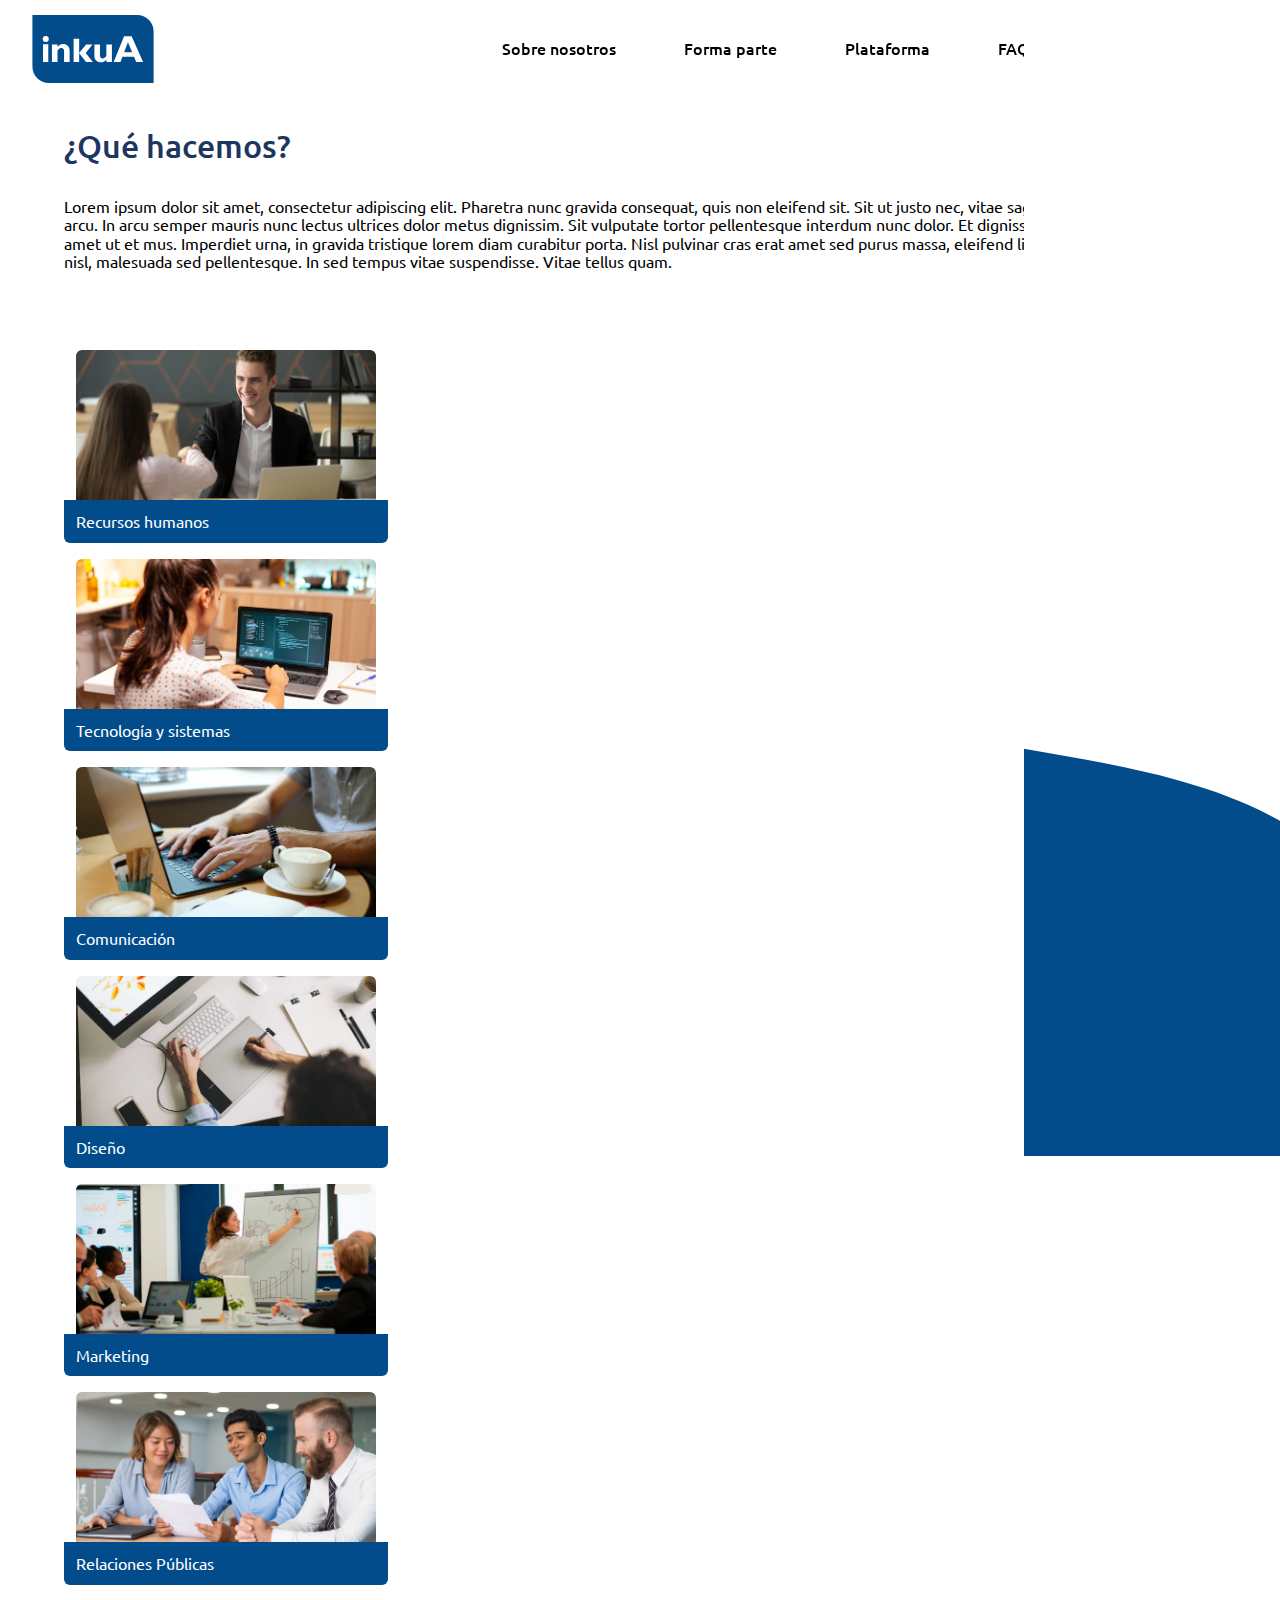
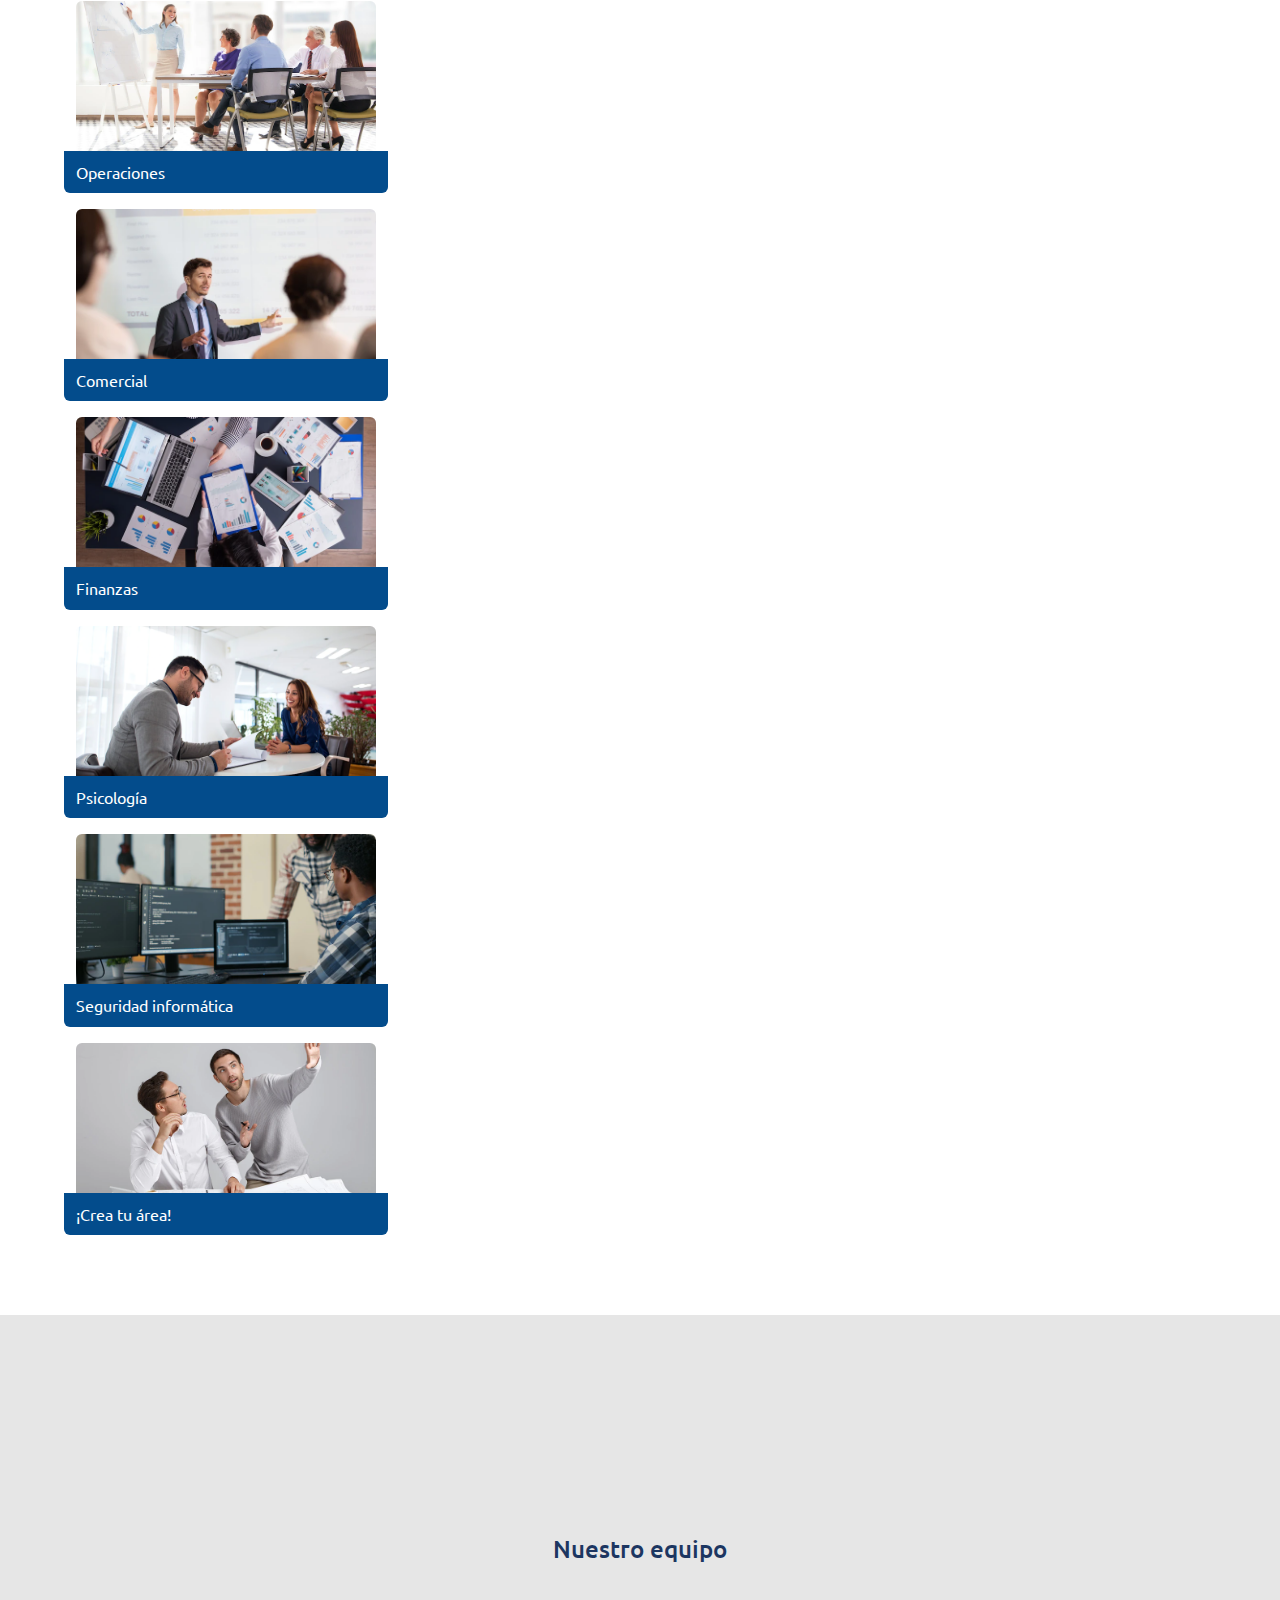
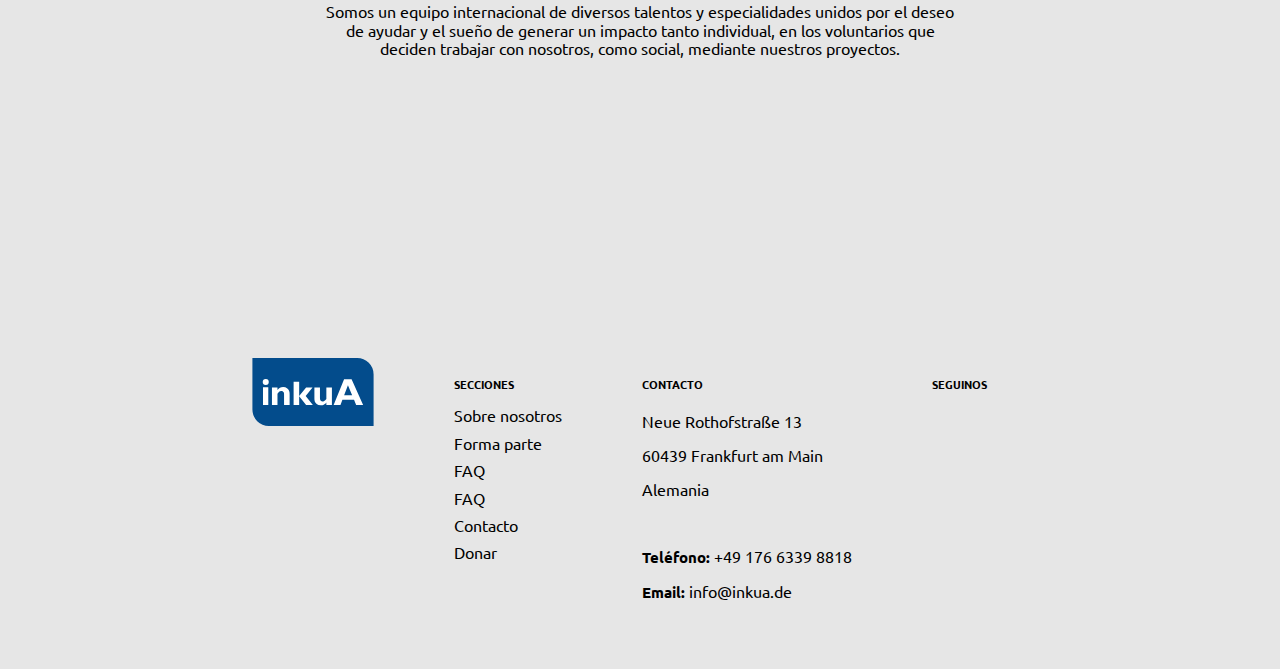
<file: pages/aboutUs.html>
<!DOCTYPE html>
<html lang="en">

<head>
    <meta charset="UTF-8">
    <meta http-equiv="X-UA-Compatible" content="IE=edge">
    <meta name="viewport" content="width=device-width, initial-scale=1.0">
    <link rel="stylesheet" href="../styles/normalize/normalize.css">
    <link href="https://cdn.jsdelivr.net/npm/bootstrap@5.2.0/dist/css/bootstrap.min.css" rel="stylesheet"
        integrity="sha384-gH2yIJqKdNHPEq0n4Mqa/HGKIhSkIHeL5AyhkYV8i59U5AR6csBvApHHNl/vI1Bx" crossorigin="anonymous">
    <link rel="stylesheet" href="https://cdnjs.cloudflare.com/ajax/libs/font-awesome/6.1.2/css/all.min.css"
        integrity="sha512-1sCRPdkRXhBV2PBLUdRb4tMg1w2YPf37qatUFeS7zlBy7jJI8Lf4VHwWfZZfpXtYSLy85pkm9GaYVYMfw5BC1A=="
        crossorigin="anonymous" referrerpolicy="no-referrer" />
    <link rel="stylesheet" href="../styles/styles.css">

    <title>inkuA</title>
</head>

<body>

    <nav class="navBar" id="bigScreen">
        <a href="../index.html" class="logo"></a>
        <div class="navLinksContainer">
            <a href="#" class="navLink">Sobre nosotros</a>
            <a href="./joinUs.html" class="navLink">Forma parte</a>
            <a href="./platform.html" class="navLink">Plataforma</a>
            <a href="./faq.html" class="navLink">FAQ</a>
            <a href="./contact.html" class="navLink">Contacto</a>
            <a href="./donate.html" class="navLink">Donar</a>
        </div>
    </nav>

    <button data-big-hide="true" id="expandNavBar"><i class="fa-solid fa-bars"></i></button>
    <nav data-big-hide="true" class="navBar" data-bg="true" data-hidden="true" id="smallScreen">
        <a href="../index.html" class="logo logoSmall"></a>
        <div class="navLinksContainerSmall">
            <a href="#" class="navLinkSmall">Sobre nosotros</a>
            <a href="../pages/joinUs.html" class="navLinkSmall">Forma parte</a>
            <a href="../pages/platform.html" class="navLinkSmall">Plataforma</a>
            <a href="../pages/faq.html" class="navLinkSmall">FAQ</a>
            <a href="../pages/contact.html" class="navLinkSmall">Contacto</a>
            <a href="../pages/donate.html" class="navLinkSmall">Donar</a>
        </div>
    </nav>

    <main class="mainAboutUs">
        <div class="aboutUsIntro text-center">
            <h1>¿Qué hacemos?</h1>
            <p>Lorem ipsum dolor sit amet, consectetur adipiscing elit. Pharetra nunc gravida consequat, quis non
                eleifend sit. Sit ut justo nec, vitae sagittis facilisis diam feugiat arcu. In arcu semper mauris nunc
                lectus ultrices dolor metus dignissim. Sit vulputate tortor pellentesque interdum nunc dolor. Et
                dignissim aliquam venenatis odio amet ut et mus. Imperdiet urna, in gravida tristique lorem diam
                curabitur porta.
                Nisl pulvinar cras erat amet sed purus massa, eleifend libero. Cursus ut sagittis, nisl, malesuada sed
                pellentesque. In sed tempus vitae suspendisse. Vitae tellus quam.
            </p>
        </div>
        <div class="cardsContainerAboutUs row row-cols-md-3 justify-content-center align-items-center">
            <div class="cardAboutUs">
                <img src="../resources/aboutUs/hr.png" alt="">
                <figcaption>Recursos humanos</figcaption>
            </div>
            <div class="cardAboutUs">
                <img src="../resources/aboutUs/techAndSys.png" alt="">
                <figcaption>Tecnología y sistemas</figcaption>
            </div>
            <div class="cardAboutUs">
                <img src="../resources/aboutUs/comun.png" alt="">
                <figcaption>Comunicación</figcaption>
            </div>
            <div class="cardAboutUs">
                <img src="../resources/aboutUs/design.png" alt="">
                <figcaption>Diseño</figcaption>
            </div>
            <div class="cardAboutUs">
                <img src="../resources/aboutUs/marketing.png" alt="">
                <figcaption>Marketing</figcaption>
            </div>
            <div class="cardAboutUs">
                <img src="../resources/aboutUs/publicRelat.png" alt="">
                <figcaption>Relaciones Públicas</figcaption>
            </div>
            <div class="cardAboutUs">
                <img src="../resources/aboutUs/ops.png" alt="">
                <figcaption>Operaciones</figcaption>
            </div>
            <div class="cardAboutUs">
                <img src="../resources/aboutUs/commercial.png" alt="">
                <figcaption>Comercial</figcaption>
            </div>
            <div class="cardAboutUs">
                <img src="../resources/aboutUs/finance.png" alt="">
                <figcaption>Finanzas</figcaption>
            </div>
            <div class="cardAboutUs">
                <img src="../resources/aboutUs/psycho.png" alt="">
                <figcaption>Psicología</figcaption>
            </div>
            <div class="cardAboutUs">
                <img src="../resources/aboutUs/ITsec.png" alt="">
                <figcaption>Seguridad informática</figcaption>
            </div>
            <div class="cardAboutUs">
                <img src="../resources/aboutUs/new.png" alt="">
                <figcaption>¡Crea tu área!</figcaption>
            </div>
        </div>
        <div class="ourTeam">
            <h2>Nuestro equipo</h2>
            <p>Somos un equipo internacional de diversos talentos y especialidades unidos por el deseo de ayudar y el
                sueño de generar un impacto tanto individual, en los voluntarios que deciden trabajar con nosotros, como
                social, mediante nuestros proyectos.</p>
        </div>
        <button id="goToTop" class="rounded-circle"><i class="fa-solid fa-angle-up"></i></button>
    </main>

    <footer>
        <a href="../index.html" class="logo"></a>
        <div class="footerPages">
            <h6>SECCIONES</h6>
            <ul>
                <li><a href="#"><i class="fa-solid fa-angle-right"></i> Sobre nosotros</a></li>
                <li><a href="./joinUs.html"><i class="fa-solid fa-angle-right"></i> Forma parte</a></li>
                <li><a href="./platform.html"><i class="fa-solid fa-angle-right"></i> FAQ</a></li>
                <li><a href="./faq.html"><i class="fa-solid fa-angle-right"></i> FAQ</a></li>
                <li><a href="./contact.html"><i class="fa-solid fa-angle-right"></i> Contacto</a></li>
                <li><a href="./donate.html"><i class="fa-solid fa-angle-right"></i> Donar</a></li>
            </ul>
        </div>
        <div class="footerContact">
            <h6>CONTACTO</h6>
            <div class="footerContactText">
                <div>
                    <p>Neue Rothofstraße 13</p>
                    <p>60439 Frankfurt am Main</p>
                    <p>Alemania</p>
                </div>
                <div>
                    <p><span>Teléfono:</span> +49 176 6339 8818</p>
                    <p><span>Email:</span> info@inkua.de</p>
                </div>
            </div>
        </div>
        <div class="footerLinks">
            <h6>SEGUINOS</h6>
            <div class="footerIcons">
                <div class="footerIconsLinks">
                    <a target="_blank" href="https://www.linkedin.com/company/inkua/"><i class="fa-brands fa-linkedin"></i></a>
                    <a target="_blank" href="https://instagram.com/inkua_de/"><i class="fa-brands fa-instagram"></i></a>
                    <a target="_blank" href="https://web.facebook.com/InkuA.de/"><i class="fa-brands fa-square-facebook"></i></a>
                    <a target="_blank" href="https://twitter.com/inkuA_de"><i class="fa-brands fa-twitter"></i></a>
                </div>
                <div class="footerIconsLinks">
                    <a target="_blank" href="https://www.tiktok.com/@inkua.de"><i class="fa-brands fa-tiktok"></i></a>
                    <a target="_blank" href="https://www.youtube.com/channel/UCdmjbxnQgUrc11ErPBxqa5A"><i class="fa-brands fa-youtube"></i></a>
                    <a target="_blank" href="https://discord.gg/Ce7P2DG"><i class="fa-brands fa-discord"></i></a>
                    <a target="_blank" href="https://github.com/inkua"><i class="fa-brands fa-github"></i></a>
                </div>
            </div>
        </div>
    </footer>

    <script src="https://cdn.jsdelivr.net/npm/bootstrap@5.2.0/dist/js/bootstrap.bundle.min.js"
        integrity="sha384-A3rJD856KowSb7dwlZdYEkO39Gagi7vIsF0jrRAoQmDKKtQBHUuLZ9AsSv4jD4Xa" crossorigin="anonymous">
    </script>
    <script src="https://code.jquery.com/jquery-3.6.0.min.js" integrity="sha256-/xUj+3OJU5yExlq6GSYGSHk7tPXikynS7ogEvDej/m4=" crossorigin="anonymous"></script>
    <script src="../scripts/main.js"></script>
</body>

</html>
</file>
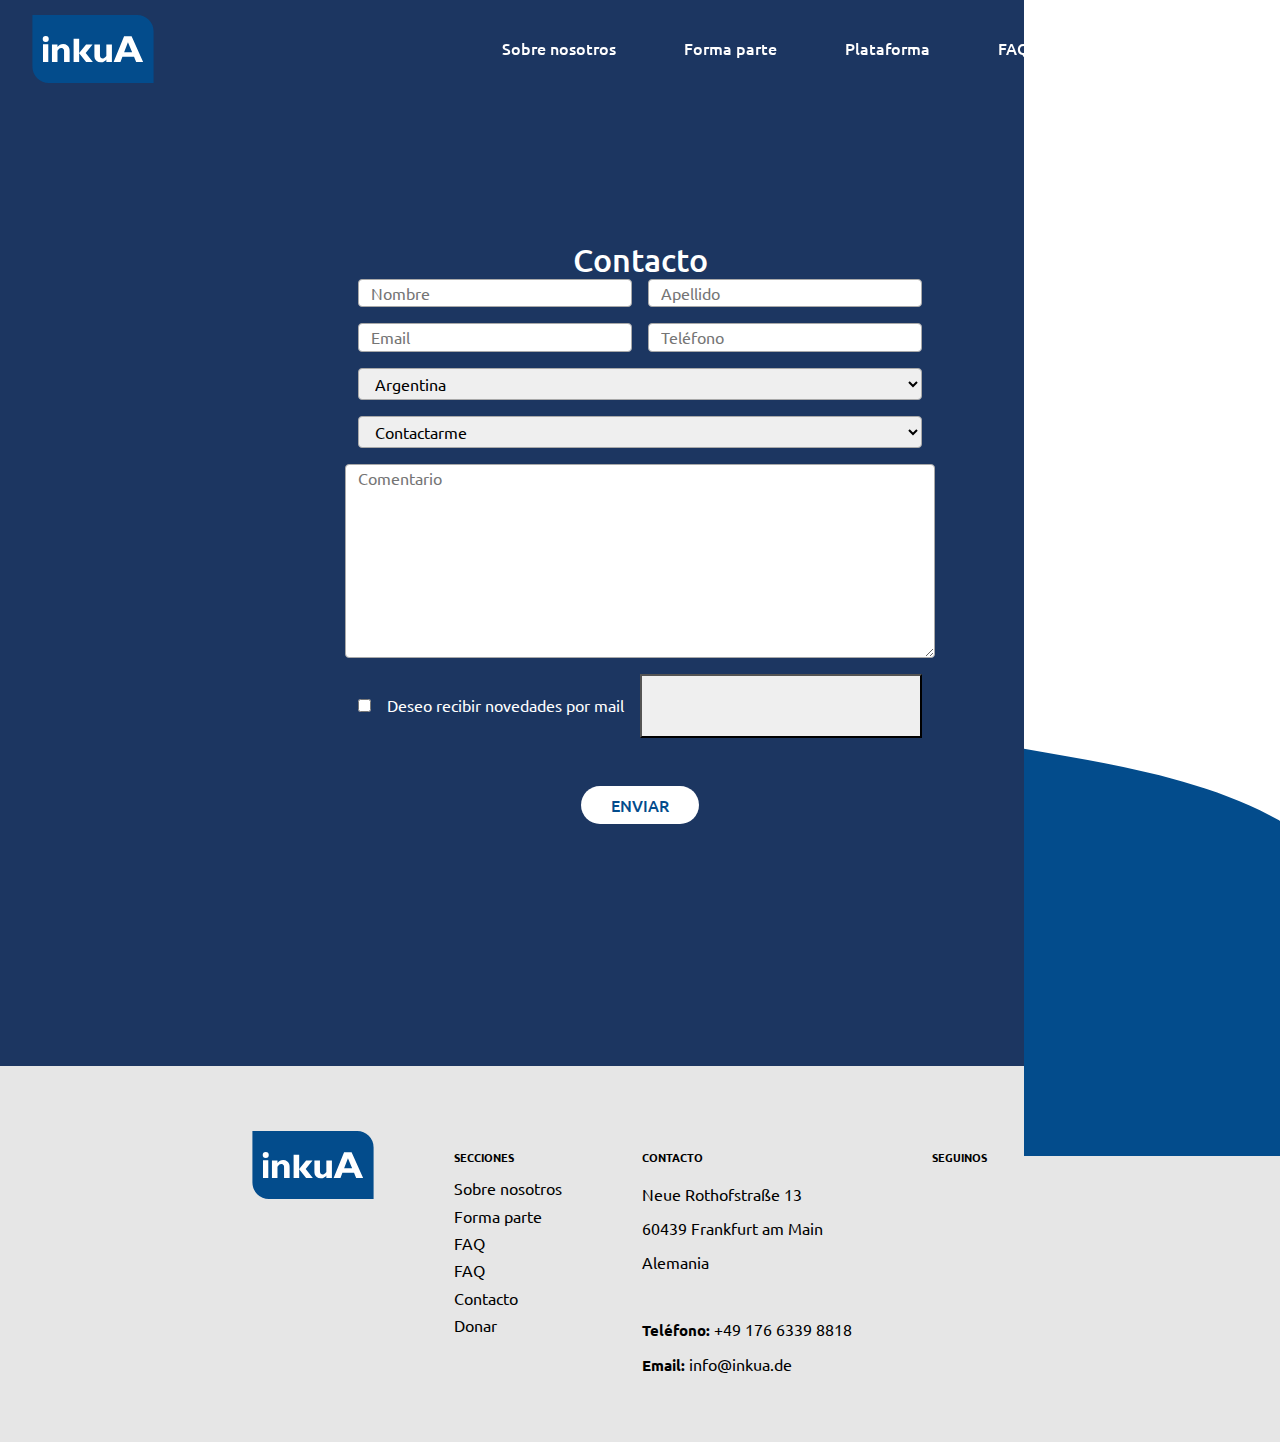
<file: pages/contact.html>
<!DOCTYPE html>
<html lang="en">

<head>
    <meta charset="UTF-8">
    <meta http-equiv="X-UA-Compatible" content="IE=edge">
    <meta name="viewport" content="width=device-width, initial-scale=1.0">
    <link rel="stylesheet" href="../styles/normalize/normalize.css">
    <link href="https://cdn.jsdelivr.net/npm/bootstrap@5.2.0/dist/css/bootstrap.min.css" rel="stylesheet"
        integrity="sha384-gH2yIJqKdNHPEq0n4Mqa/HGKIhSkIHeL5AyhkYV8i59U5AR6csBvApHHNl/vI1Bx" crossorigin="anonymous">
    <link rel="stylesheet" href="https://cdnjs.cloudflare.com/ajax/libs/font-awesome/6.1.2/css/all.min.css"
        integrity="sha512-1sCRPdkRXhBV2PBLUdRb4tMg1w2YPf37qatUFeS7zlBy7jJI8Lf4VHwWfZZfpXtYSLy85pkm9GaYVYMfw5BC1A=="
        crossorigin="anonymous" referrerpolicy="no-referrer" />
    <link rel="stylesheet" href="../styles/styles.css">

    <title>inkuA</title>
</head>

<body>

    <nav class="navBar" id="bigScreen" data-bg="true">
        <a href="../index.html" class="logo"></a>
        <div class="navLinksContainer">
            <a href="./aboutUs.html" class="navLink">Sobre nosotros</a>
            <a href="./joinUs.html" class="navLink">Forma parte</a>
            <a href="./platform.html" class="navLink">Plataforma</a>
            <a href="./faq.html" class="navLink">FAQ</a>
            <a href="#" class="navLink">Contacto</a>
            <a href="./donate.html" class="navLink">Donar</a>
        </div>
    </nav>

    <button data-big-hide="true" id="expandNavBar"><i class="fa-solid fa-bars"></i></button>
    <nav data-big-hide="true" class="navBar" data-bg="true" data-hidden="true" id="smallScreen">
        <a href="../index.html" class="logo logoSmall"></a>
        <div class="navLinksContainerSmall">
            <a href="./aboutUs.html" class="navLinkSmall">Sobre nosotros</a>
            <a href="./joinUs.html" class="navLinkSmall">Forma parte</a>
            <a href="./platform.html" class="navLinkSmall">Plataforma</a>
            <a href="./faq.html" class="navLinkSmall">FAQ</a>
            <a href="#" class="navLinkSmall">Contacto</a>
            <a href="./donate.html" class="navLinkSmall">Donar</a>
        </div>
    </nav>

    <main class="mainContact text-center">
        <h1 class="mb-4">Contacto</h1>
        <form action="">
            <div class="inputSection">
                <input required name="contactName" id="contactName" placeholder="Nombre" type="text">
                <input required name="contactSurname" id="contactSurname" placeholder="Apellido" type="text">
            </div>
            <div class="inputSection">
                <input required name="contactEmail" id="contactEmail" placeholder="Email" type="email">
                <input required name="contactNumber" id="contactNumber" placeholder="Teléfono" type="tel">
            </div>
            <select required name="contactCountry" id="contactCountry">
                <option value="Argentina">Argentina</option>
            </select>
            <select name="contactType" id="contactType">
                <option value="contact">Contactarme</option>
            </select>
            <textarea name="contactMessage" id="contactMessage" placeholder="Comentario" cols="30" rows="10"></textarea>
            <div class="capthaContainer">
                <div class="checkboxContainer">
                    <input required type="checkbox" name="newsletter" id="newsletter">
                    <label for="newsletter">Deseo recibir novedades por mail</label>
                </div>
                <button class="captcha"></button>
            </div>
            <button class="inkuaButtonActive" type="submit">ENVIAR</button>
        </form>
        <button id="goToTop" class="rounded-circle"><i class="fa-solid fa-angle-up"></i></button>

    </main>

    <footer>
        <a href="../index.html" class="logo"></a>
        <div class="footerPages">
            <h6>SECCIONES</h6>
            <ul>
                <li><a href="./aboutUs.html"><i class="fa-solid fa-angle-right"></i> Sobre nosotros</a></li>
                <li><a href="./joinUs.html"><i class="fa-solid fa-angle-right"></i> Forma parte</a></li>
                <li><a href="./platform.html"><i class="fa-solid fa-angle-right"></i> FAQ</a></li>
                <li><a href="./faq.html"><i class="fa-solid fa-angle-right"></i> FAQ</a></li>
                <li><a href="#"><i class="fa-solid fa-angle-right"></i> Contacto</a></li>
                <li><a href="./donate.html"><i class="fa-solid fa-angle-right"></i> Donar</a></li>
            </ul>
        </div>
        <div class="footerContact">
            <h6>CONTACTO</h6>
            <div class="footerContactText">
                <div>
                    <p>Neue Rothofstraße 13</p>
                    <p>60439 Frankfurt am Main</p>
                    <p>Alemania</p>
                </div>
                <div>
                    <p><span>Teléfono:</span> +49 176 6339 8818</p>
                    <p><span>Email:</span> info@inkua.de</p>
                </div>
            </div>
        </div>
        <div class="footerLinks">
            <h6>SEGUINOS</h6>
            <div class="footerIcons">
                <div class="footerIconsLinks">
                    <a target="_blank" href="https://www.linkedin.com/company/inkua/"><i class="fa-brands fa-linkedin"></i></a>
                    <a target="_blank" href="https://instagram.com/inkua_de/"><i class="fa-brands fa-instagram"></i></a>
                    <a target="_blank" href="https://web.facebook.com/InkuA.de/"><i class="fa-brands fa-square-facebook"></i></a>
                    <a target="_blank" href="https://twitter.com/inkuA_de"><i class="fa-brands fa-twitter"></i></a>
                </div>
                <div class="footerIconsLinks">
                    <a target="_blank" href="https://www.tiktok.com/@inkua.de"><i class="fa-brands fa-tiktok"></i></a>
                    <a target="_blank" href="https://www.youtube.com/channel/UCdmjbxnQgUrc11ErPBxqa5A"><i class="fa-brands fa-youtube"></i></a>
                    <a target="_blank" href="https://discord.gg/Ce7P2DG"><i class="fa-brands fa-discord"></i></a>
                    <a target="_blank" href="https://github.com/inkua"><i class="fa-brands fa-github"></i></a>
                </div>
            </div>
        </div>
    </footer>

    <script src="https://cdn.jsdelivr.net/npm/bootstrap@5.2.0/dist/js/bootstrap.bundle.min.js"
        integrity="sha384-A3rJD856KowSb7dwlZdYEkO39Gagi7vIsF0jrRAoQmDKKtQBHUuLZ9AsSv4jD4Xa" crossorigin="anonymous">
    </script>
    <script src="https://code.jquery.com/jquery-3.6.0.min.js" integrity="sha256-/xUj+3OJU5yExlq6GSYGSHk7tPXikynS7ogEvDej/m4=" crossorigin="anonymous"></script>
    <script src="../scripts/main.js"></script>
</body>

</html>
</file>
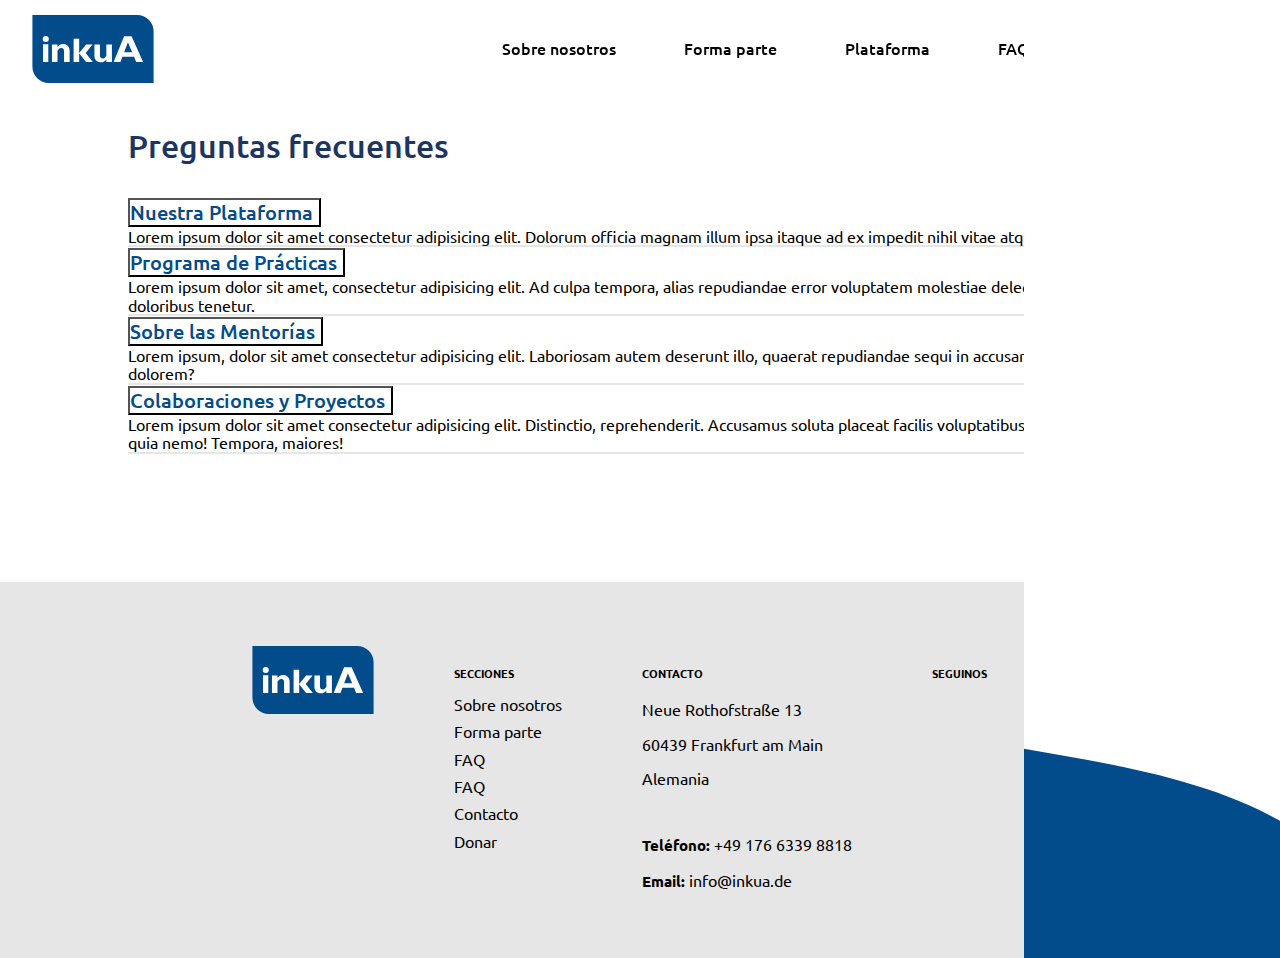
<file: pages/faq.html>
<!DOCTYPE html>
<html lang="en">

<head>
    <meta charset="UTF-8">
    <meta http-equiv="X-UA-Compatible" content="IE=edge">
    <meta name="viewport" content="width=device-width, initial-scale=1.0">
    <link rel="stylesheet" href="../styles/normalize/normalize.css">
    <link href="https://cdn.jsdelivr.net/npm/bootstrap@5.2.0/dist/css/bootstrap.min.css" rel="stylesheet"
        integrity="sha384-gH2yIJqKdNHPEq0n4Mqa/HGKIhSkIHeL5AyhkYV8i59U5AR6csBvApHHNl/vI1Bx" crossorigin="anonymous">
    <link rel="stylesheet" href="https://cdnjs.cloudflare.com/ajax/libs/font-awesome/6.1.2/css/all.min.css"
        integrity="sha512-1sCRPdkRXhBV2PBLUdRb4tMg1w2YPf37qatUFeS7zlBy7jJI8Lf4VHwWfZZfpXtYSLy85pkm9GaYVYMfw5BC1A=="
        crossorigin="anonymous" referrerpolicy="no-referrer" />
    <link rel="stylesheet" href="../styles/styles.css">

    <title>inkuA</title>
</head>

<body>

    <nav class="navBar" id="bigScreen">
        <a href="../index.html" class="logo"></a>
        <div class="navLinksContainer">
            <a href="./aboutUs.html" class="navLink">Sobre nosotros</a>
            <a href="./joinUs.html" class="navLink">Forma parte</a>
            <a href="./platform.html" class="navLink">Plataforma</a>
            <a href="#" class="navLink">FAQ</a>
            <a href="./contact.html" class="navLink">Contacto</a>
            <a href="./donate.html" class="navLink">Donar</a>
        </div>
    </nav>

    <button data-big-hide="true" id="expandNavBar"><i class="fa-solid fa-bars"></i></button>
    <nav data-big-hide="true" class="navBar" data-bg="true" data-hidden="true" id="smallScreen">
        <a href="../index.html" class="logo logoSmall"></a>
        <div class="navLinksContainerSmall">
            <a href="./aboutUs.html" class="navLinkSmall">Sobre nosotros</a>
            <a href="./joinUs.html" class="navLinkSmall">Forma parte</a>
            <a href="./platform.html" class="navLinkSmall">Plataforma</a>
            <a href="#" class="navLinkSmall">FAQ</a>
            <a href="./contact.html" class="navLinkSmall">Contacto</a>
            <a href="./donate.html" class="navLinkSmall">Donar</a>
        </div>
    </nav>

    <main class="mainFaq">
        <h1 class="w-100">Preguntas frecuentes</h1>
        <div class="faqAccordion row row-cols-1 row-cols-md-2">
            <div class="accordionLeft">
                <div class="accordion" id="accordionLeft">
                    <div class="accordion-item">
                        <h2 class="accordion-header" id="headingOne">
                            <button class="accordion-button collapsed" type="button" data-bs-toggle="collapse"
                                data-bs-target="#collapseOne" aria-expanded="true" aria-controls="collapseOne">
                                Nuestra Plataforma
                            </button>
                        </h2>
                        <div id="collapseOne" class="accordion-collapse collapse" aria-labelledby="headingOne"
                            data-bs-parent="#accordionLeft">
                            <div class="accordion-body">
                                Lorem ipsum dolor sit amet consectetur adipisicing elit. Dolorum officia magnam illum
                                ipsa itaque ad ex impedit nihil vitae atque.
                            </div>
                        </div>
                    </div>
                    <div class="accordion-item">
                        <h2 class="accordion-header" id="headingTwo">
                            <button class="accordion-button collapsed" type="button" data-bs-toggle="collapse"
                                data-bs-target="#collapseTwo" aria-expanded="false" aria-controls="collapseTwo">
                                Programa de Prácticas
                            </button>
                        </h2>
                        <div id="collapseTwo" class="accordion-collapse collapse" aria-labelledby="headingTwo"
                            data-bs-parent="#accordionLeft">
                            <div class="accordion-body">
                                Lorem ipsum dolor sit amet, consectetur adipisicing elit. Ad culpa tempora, alias
                                repudiandae error voluptatem molestiae delectus impedit doloribus tenetur.
                            </div>
                        </div>
                    </div>
                </div>
            </div>
            <div class="accordionRight">
                <div class="accordion" id="accordionRight">
                    <div class="accordion-item">
                        <h2 class="accordion-header" id="headingThree">
                            <button class="accordion-button collapsed" type="button" data-bs-toggle="collapse"
                                data-bs-target="#collapseThree" aria-expanded="true" aria-controls="collapseThree">
                                Sobre las Mentorías
                            </button>
                        </h2>
                        <div id="collapseThree" class="accordion-collapse collapse" aria-labelledby="headingThree"
                            data-bs-parent="#accordionRight">
                            <div class="accordion-body">
                                Lorem ipsum, dolor sit amet consectetur adipisicing elit. Laboriosam autem deserunt
                                illo, quaerat repudiandae sequi in accusamus omnis eum dolorem?
                            </div>
                        </div>
                    </div>
                    <div class="accordion-item">
                        <h2 class="accordion-header" id="headingFour">
                            <button class="accordion-button collapsed" type="button" data-bs-toggle="collapse"
                                data-bs-target="#collapseFour" aria-expanded="false" aria-controls="collapseFour">
                                Colaboraciones y Proyectos
                            </button>
                        </h2>
                        <div id="collapseFour" class="accordion-collapse collapse" aria-labelledby="headingFour"
                            data-bs-parent="#accordionRight">
                            <div class="accordion-body">
                                Lorem ipsum dolor sit amet consectetur adipisicing elit. Distinctio, reprehenderit.
                                Accusamus soluta placeat facilis voluptatibus reprehenderit quia nemo! Tempora, maiores!
                            </div>
                        </div>
                    </div>
                </div>
            </div>
        </div>
        <button id="goToTop" class="rounded-circle"><i class="fa-solid fa-angle-up"></i></button>

    </main>

    <footer>
        <a href="../index.html" class="logo"></a>
        <div class="footerPages">
            <h6>SECCIONES</h6>
            <ul>
                <li><a href="./aboutUs.html"><i class="fa-solid fa-angle-right"></i> Sobre nosotros</a></li>
                <li><a href="./joinUs.html"><i class="fa-solid fa-angle-right"></i> Forma parte</a></li>
                <li><a href="./platform.html"><i class="fa-solid fa-angle-right"></i> FAQ</a></li>
                <li><a href="#"><i class="fa-solid fa-angle-right"></i> FAQ</a></li>
                <li><a href="./contact.html"><i class="fa-solid fa-angle-right"></i> Contacto</a></li>
                <li><a href="./donate.html"><i class="fa-solid fa-angle-right"></i> Donar</a></li>
            </ul>
        </div>
        <div class="footerContact">
            <h6>CONTACTO</h6>
            <div class="footerContactText">
                <div>
                    <p>Neue Rothofstraße 13</p>
                    <p>60439 Frankfurt am Main</p>
                    <p>Alemania</p>
                </div>
                <div>
                    <p><span>Teléfono:</span> +49 176 6339 8818</p>
                    <p><span>Email:</span> info@inkua.de</p>
                </div>
            </div>
        </div>
        <div class="footerLinks">
            <h6>SEGUINOS</h6>
            <div class="footerIcons">
                <div class="footerIconsLinks">
                    <a target="_blank" href="https://www.linkedin.com/company/inkua/"><i class="fa-brands fa-linkedin"></i></a>
                    <a target="_blank" href="https://instagram.com/inkua_de/"><i class="fa-brands fa-instagram"></i></a>
                    <a target="_blank" href="https://web.facebook.com/InkuA.de/"><i class="fa-brands fa-square-facebook"></i></a>
                    <a target="_blank" href="https://twitter.com/inkuA_de"><i class="fa-brands fa-twitter"></i></a>
                </div>
                <div class="footerIconsLinks">
                    <a target="_blank" href="https://www.tiktok.com/@inkua.de"><i class="fa-brands fa-tiktok"></i></a>
                    <a target="_blank" href="https://www.youtube.com/channel/UCdmjbxnQgUrc11ErPBxqa5A"><i class="fa-brands fa-youtube"></i></a>
                    <a target="_blank" href="https://discord.gg/Ce7P2DG"><i class="fa-brands fa-discord"></i></a>
                    <a target="_blank" href="https://github.com/inkua"><i class="fa-brands fa-github"></i></a>
                </div>
            </div>
        </div>
    </footer>

    <script src="https://cdn.jsdelivr.net/npm/bootstrap@5.2.0/dist/js/bootstrap.bundle.min.js"
        integrity="sha384-A3rJD856KowSb7dwlZdYEkO39Gagi7vIsF0jrRAoQmDKKtQBHUuLZ9AsSv4jD4Xa" crossorigin="anonymous">
    </script>
    <script src="https://code.jquery.com/jquery-3.6.0.min.js" integrity="sha256-/xUj+3OJU5yExlq6GSYGSHk7tPXikynS7ogEvDej/m4=" crossorigin="anonymous"></script>
    <script src="../scripts/main.js"></script>
</body>

</html>
</file>
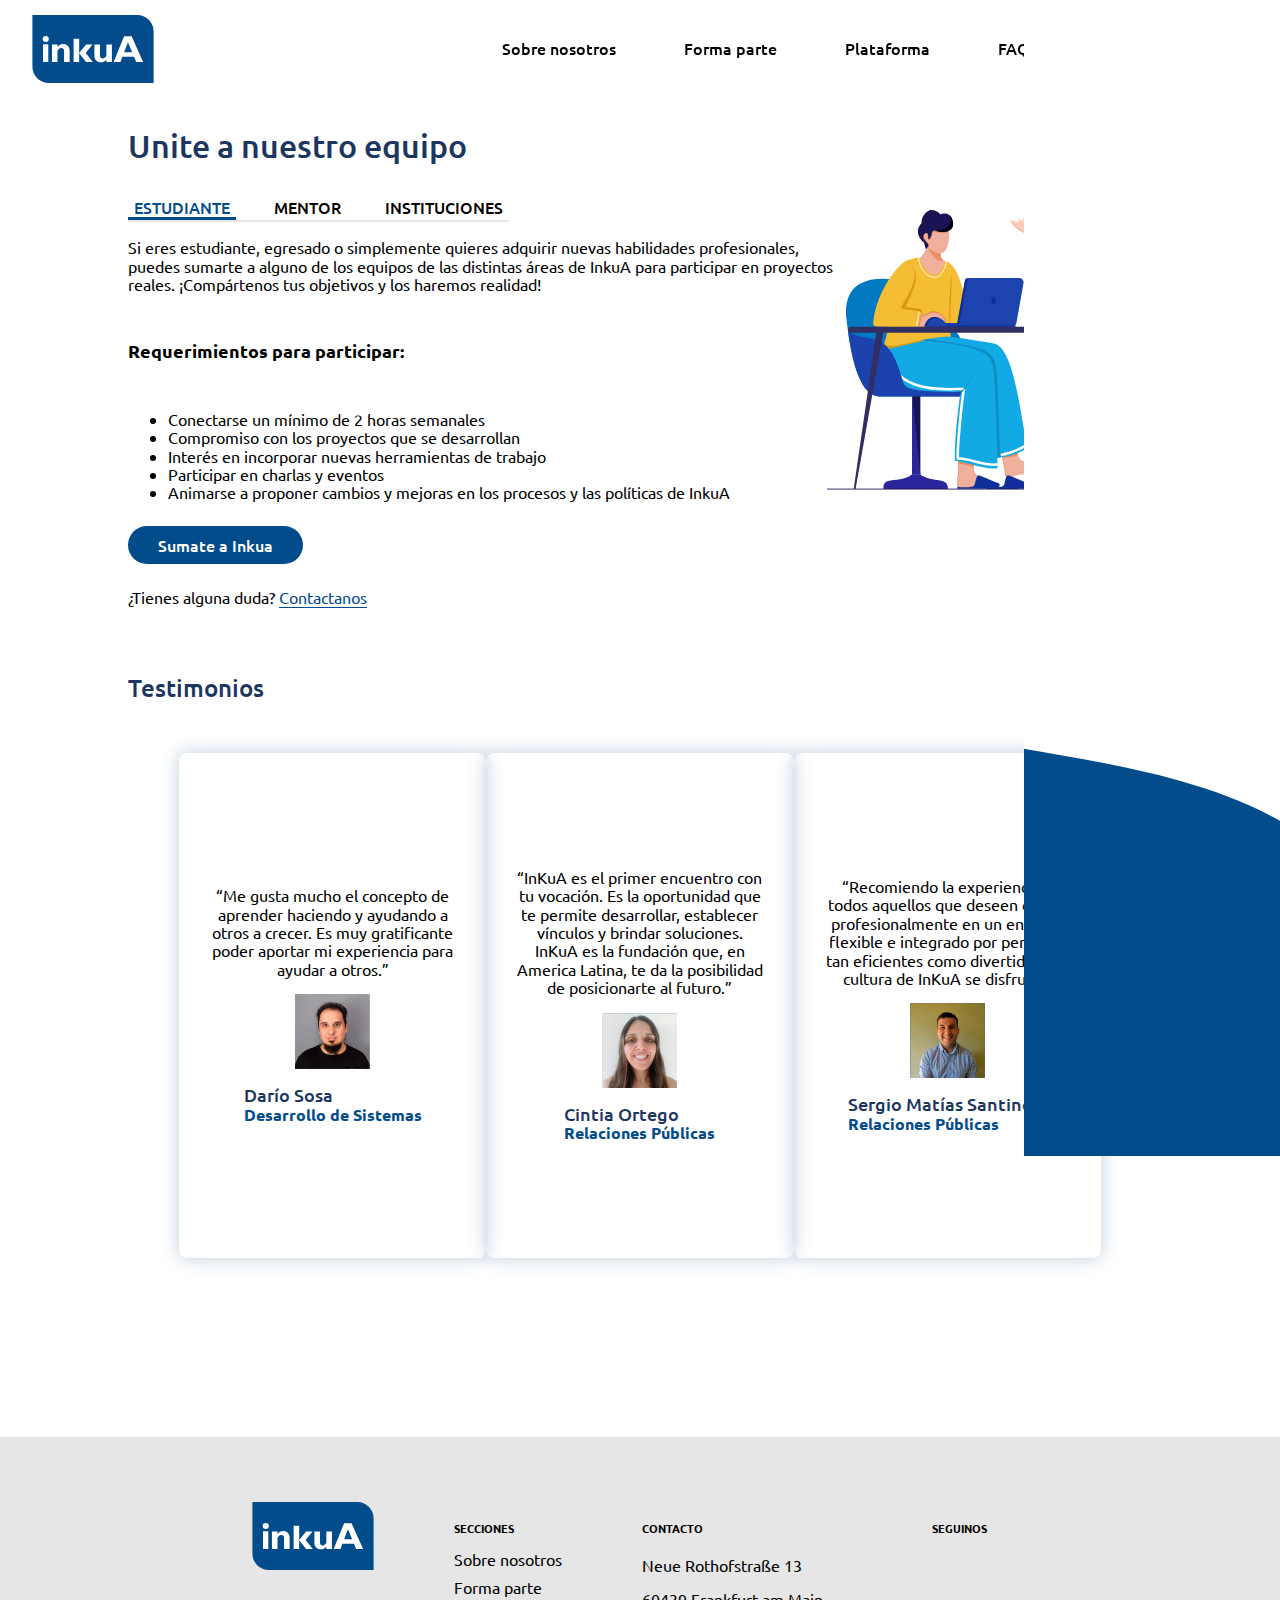
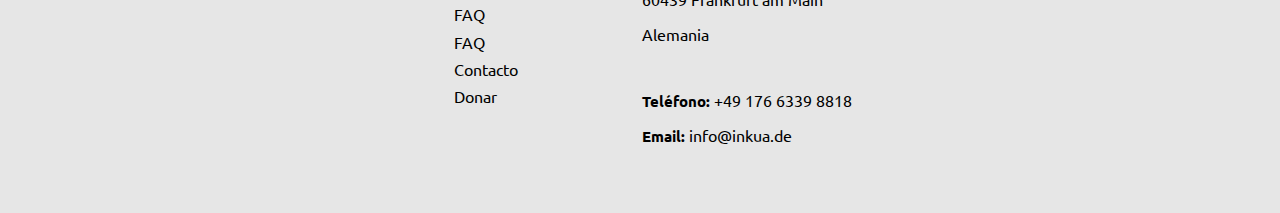
<file: pages/joinUs.html>
<!DOCTYPE html>
<html lang="en">

<head>
    <meta charset="UTF-8">
    <meta http-equiv="X-UA-Compatible" content="IE=edge">
    <meta name="viewport" content="width=device-width, initial-scale=1.0">
    <link rel="stylesheet" href="../styles/normalize/normalize.css">
    <link href="https://cdn.jsdelivr.net/npm/bootstrap@5.2.0/dist/css/bootstrap.min.css" rel="stylesheet"
        integrity="sha384-gH2yIJqKdNHPEq0n4Mqa/HGKIhSkIHeL5AyhkYV8i59U5AR6csBvApHHNl/vI1Bx" crossorigin="anonymous">
    <link rel="stylesheet" href="https://cdnjs.cloudflare.com/ajax/libs/font-awesome/6.1.2/css/all.min.css"
        integrity="sha512-1sCRPdkRXhBV2PBLUdRb4tMg1w2YPf37qatUFeS7zlBy7jJI8Lf4VHwWfZZfpXtYSLy85pkm9GaYVYMfw5BC1A=="
        crossorigin="anonymous" referrerpolicy="no-referrer" />
    <link rel="stylesheet" href="../styles/styles.css">

    <title>inkuA</title>
</head>

<body>

    <nav class="navBar" id="bigScreen">
        <a href="../index.html" class="logo"></a>
        <div class="navLinksContainer">
            <a href="./aboutUs.html" class="navLink">Sobre nosotros</a>
            <a href="#" class="navLink">Forma parte</a>
            <a href="./platform.html" class="navLink">Plataforma</a>
            <a href="./faq.html" class="navLink">FAQ</a>
            <a href="./contact.html" class="navLink">Contacto</a>
            <a href="./donate.html" class="navLink">Donar</a>
        </div>
    </nav>
    
    <button data-big-hide="true" id="expandNavBar"><i class="fa-solid fa-bars"></i></button>
    <nav data-big-hide="true" class="navBar" data-bg="true" data-hidden="true" id="smallScreen">
        <a href="../index.html" class="logo logoSmall"></a>
        <div class="navLinksContainerSmall">
            <a href="./aboutUs.html" class="navLinkSmall">Sobre nosotros</a>
            <a href="#" class="navLinkSmall">Forma parte</a>
            <a href="./platform.html" class="navLinkSmall">Plataforma</a>
            <a href="./faq.html" class="navLinkSmall">FAQ</a>
            <a href="./contact.html" class="navLinkSmall">Contacto</a>
            <a href="./donate.html" class="navLinkSmall">Donar</a>
        </div>
    </nav>

    <main class="mainJoinUs">
        <div class="selectorJoinUs">
            <div class="peopleImg"></div>
            <h1>Unite a nuestro equipo</h1>
            <div class="buttonGroup">
                <button class="sectionButton sectionButtonActive studentButton">ESTUDIANTE</button>
                <button class="sectionButton mentorButton">MENTOR</button>
                <button class="sectionButton institutionButton">INSTITUCIONES</button>
            </div>
            <div class="joinUsCard studentCard">
                <p>Si eres estudiante, egresado o simplemente quieres adquirir nuevas habilidades profesionales, puedes
                    sumarte a alguno de los equipos de las distintas áreas de InkuA para participar en proyectos reales.
                    ¡Compártenos tus objetivos y los haremos realidad!</p>
                <h4>Requerimientos para participar:</h4>
                <ul>
                    <li>Conectarse un mínimo de 2 horas semanales</li>
                    <li>Compromiso con los proyectos que se desarrollan</li>
                    <li>Interés en incorporar nuevas herramientas de trabajo</li>
                    <li>Participar en charlas y eventos</li>
                    <li>Animarse a proponer cambios y mejoras en los procesos y las políticas de InkuA</li>
                </ul>
                <button class="inkuaButtonActive">Sumate a Inkua</button>
                <p>¿Tienes alguna duda? <a href="./contact.html">Contactanos</a></p>
            <!-- </div>
            <div class="joinUsCard mentorCard">
                <p>Si eres estudiante, egresado o simplemente quieres adquirir nuevas habilidades profesionales, puedes
                    sumarte a alguno de los equipos de las distintas áreas de InkuA para participar en proyectos reales.
                    ¡Compártenos tus objetivos y los haremos realidad!</p>
                <h4>Requerimientos para participar:</h4>
                <ul>
                    <li>Conectarse un mínimo de 2 horas semanales</li>
                    <li>Compromiso con los proyectos que se desarrollan</li>
                    <li>Interés en incorporar nuevas herramientas de trabajo</li>
                    <li>Participar en charlas y eventos</li>
                    <li>Animarse a proponer cambios y mejoras en los procesos y las políticas de InkuA</li>
                </ul>
                <button class="inkuaButtonActive">Sumate a Inkua</button>
                <p>¿Tienes alguna duda? <a href="./contact.html">Contactanos</a></p>
            </div>
            <div class="joinUsCard institutionCard">
                <p>Si eres estudiante, egresado o simplemente quieres adquirir nuevas habilidades profesionales, puedes
                    sumarte a alguno de los equipos de las distintas áreas de InkuA para participar en proyectos reales.
                    ¡Compártenos tus objetivos y los haremos realidad!</p>
                <h4>Requerimientos para participar:</h4>
                <ul>
                    <li>Conectarse un mínimo de 2 horas semanales</li>
                    <li>Compromiso con los proyectos que se desarrollan</li>
                    <li>Interés en incorporar nuevas herramientas de trabajo</li>
                    <li>Participar en charlas y eventos</li>
                    <li>Animarse a proponer cambios y mejoras en los procesos y las políticas de InkuA</li>
                </ul>
                <button class="inkuaButtonActive">Sumate a Inkua</button>
                <p>¿Tienes alguna duda? <a href="./contact.html">Contactanos</a></p>
            </div> -->
        </div>
        <div class="testimonialJoinUs text-center">
            <h2>Testimonios</h2>
            <div class="sliderTestimonials">
                <div class="testimonialCards">
                    <p>“Me gusta mucho el concepto de aprender haciendo y ayudando a otros a crecer. Es muy gratificante
                        poder aportar mi experiencia para ayudar a otros.”</p>
                    <img class="rounded-circle" src="../resources/joinUs/profile/1.png" alt="">
                    <div class="text-center">
                        <h2 class="mb-1">Darío Sosa</p>
                            <h4>Desarrollo de Sistemas</p>
                    </div>
                </div>
                <div class="testimonialCards">
                    <p>“InKuA es el primer encuentro con tu vocación. Es la oportunidad que te permite desarrollar,
                        establecer vínculos y brindar soluciones. InKuA es la fundación que, en America Latina, te da la
                        posibilidad de posicionarte al futuro.”</p>
                    <img class="rounded-circle" src="../resources/joinUs/profile/2.png" alt="">
                    <div class="text-center">
                        <h2 class="mb-1">Cintia Ortego</p>
                            <h4>Relaciones Públicas</p>
                    </div>
                </div>
                <div class="testimonialCards">
                    <p>“Recomiendo la experiencia a todos aquellos que deseen crecer profesionalmente en un entorno
                        flexible e integrado por personas tan eficientes como divertidas. ¡La cultura de InKuA se
                        disfruta!”</p>
                    <img class="rounded-circle" src="../resources/joinUs/profile/3.png" alt="">
                    <div class="text-center">
                        <h2 class="mb-1">Sergio Matías Santinelli</p>
                            <h4>Relaciones Públicas</p>
                    </div>
                </div>
            </div>
        </div>
        <button id="goToTop" class="rounded-circle"><i class="fa-solid fa-angle-up"></i></button>

    </main>

    <footer>
        <a href="../index.html" class="logo"></a>
        <div class="footerPages">
            <h6>SECCIONES</h6>
            <ul>
                <li><a href="./aboutUs.html"><i class="fa-solid fa-angle-right"></i> Sobre nosotros</a></li>
                <li><a href="#"><i class="fa-solid fa-angle-right"></i> Forma parte</a></li>
                <li><a href="./platform.html"><i class="fa-solid fa-angle-right"></i> FAQ</a></li>
                <li><a href="./faq.html"><i class="fa-solid fa-angle-right"></i> FAQ</a></li>
                <li><a href="./contact.html"><i class="fa-solid fa-angle-right"></i> Contacto</a></li>
                <li><a href="./donate.html"><i class="fa-solid fa-angle-right"></i> Donar</a></li>
            </ul>
        </div>
        <div class="footerContact">
            <h6>CONTACTO</h6>
            <div class="footerContactText">
                <div>
                    <p>Neue Rothofstraße 13</p>
                    <p>60439 Frankfurt am Main</p>
                    <p>Alemania</p>
                </div>
                <div>
                    <p><span>Teléfono:</span> +49 176 6339 8818</p>
                    <p><span>Email:</span> info@inkua.de</p>
                </div>
            </div>
        </div>
        <div class="footerLinks">
            <h6>SEGUINOS</h6>
            <div class="footerIcons">
                <div class="footerIconsLinks">
                    <a target="_blank" href="https://www.linkedin.com/company/inkua/"><i class="fa-brands fa-linkedin"></i></a>
                    <a target="_blank" href="https://instagram.com/inkua_de/"><i class="fa-brands fa-instagram"></i></a>
                    <a target="_blank" href="https://web.facebook.com/InkuA.de/"><i class="fa-brands fa-square-facebook"></i></a>
                    <a target="_blank" href="https://twitter.com/inkuA_de"><i class="fa-brands fa-twitter"></i></a>
                </div>
                <div class="footerIconsLinks">
                    <a target="_blank" href="https://www.tiktok.com/@inkua.de"><i class="fa-brands fa-tiktok"></i></a>
                    <a target="_blank" href="https://www.youtube.com/channel/UCdmjbxnQgUrc11ErPBxqa5A"><i class="fa-brands fa-youtube"></i></a>
                    <a target="_blank" href="https://discord.gg/Ce7P2DG"><i class="fa-brands fa-discord"></i></a>
                    <a target="_blank" href="https://github.com/inkua"><i class="fa-brands fa-github"></i></a>
                </div>
            </div>
        </div>
    </footer>

    <script src="https://cdn.jsdelivr.net/npm/bootstrap@5.2.0/dist/js/bootstrap.bundle.min.js"
        integrity="sha384-A3rJD856KowSb7dwlZdYEkO39Gagi7vIsF0jrRAoQmDKKtQBHUuLZ9AsSv4jD4Xa" crossorigin="anonymous">
    </script>
    <script src="https://code.jquery.com/jquery-3.6.0.min.js" integrity="sha256-/xUj+3OJU5yExlq6GSYGSHk7tPXikynS7ogEvDej/m4=" crossorigin="anonymous"></script>
    <script src="../scripts/main.js"></script>
</body>

</html>
</file>
<file: styles/styles.css>
@import"https://fonts.googleapis.com/css2?family=Ubuntu:ital,wght@0,300;0,400;0,500;1,300;1,400;1,500&display=swap";html ::selection{background-color:#034c8c;color:#fff}body{font-family:"Ubuntu",sans-serif}a{text-decoration:none;color:#000}h1,h2,h3{margin:0}h1,h2{color:#1c3661 !important}.inkuaButton,.mainIndex .newsletter .newsletterButton,.mainIndex .introContainer .languagesButton,.navBar .navLinksContainer .navLink,.inkuaButtonActive,.mainDonations .donationRight .donationContainer .applePay{width:max-content;height:min-content;text-align:center;padding:10px 30px;transition:ease all .25s;border-radius:50px;font-weight:500;cursor:pointer}.inkuaButton:hover,.mainIndex .newsletter .newsletterButton:hover,.mainIndex .introContainer .languagesButton:hover,.navBar .navLinksContainer .navLink:hover,.inkuaButtonActive:hover,.mainDonations .donationRight .donationContainer .applePay:hover{color:#fff !important;background-color:#034c8c}.inkuaButtonActive,.mainDonations .donationRight .donationContainer .applePay{background-color:#034c8c;color:#fff;border:none !important}#goToTop{position:fixed;bottom:2em;right:2em;display:flex;justify-content:center;align-items:center;padding:1em;height:60px;width:60px;background-color:#1c3661;border:none;transition:ease all .25s;display:none}#goToTop i{font-size:1.5em;color:#fff}#goToTop:hover{background-color:#034c8c}@media only screen and (max-width: 700px){#goToTop{padding:.5em;height:40px;width:40px}}.navBar{position:fixed;top:0;width:100%;display:flex;justify-content:space-between;align-items:center;padding:10px 2em;box-shadow:none;z-index:100;background-color:rgba(0,0,0,0);transition:ease all .25s}.navBar .logo,.navBar .logoSmall{padding:1em;width:90px;height:45px;background-image:url("../resources/navbar/logo.svg");background-position:center;background-repeat:no-repeat;background-size:cover;background-attachment:scroll;background-size:contain}.navBar .navLinksContainer{display:flex;gap:.5em}#expandNavBar{position:fixed;top:1em;right:1em;z-index:200;padding:5px 10px;background-color:#fff;border:none;border-radius:5px;transition:ease all .25s}#expandNavBar i{color:#034c8c}#expandNavBar:hover{background-color:#1c3661}#expandNavBar:hover i{color:#fff}#smallScreen{height:100vh;width:100vw;right:-100vw;background-color:#fff;color:#000 !important;display:flex;flex-direction:column;background-image:url("../resources/navbar/navBg.svg");background-position:center;background-repeat:no-repeat;background-size:cover;background-attachment:scroll;padding:10%}#smallScreen .navLinksContainerSmall{display:flex;flex-direction:column;height:100%;width:100%;justify-content:space-evenly;align-items:center}#smallScreen .navLinksContainerSmall .navLinkSmall{font-weight:500;font-size:larger}.logoSmall{position:fixed;top:1em;left:1em;z-index:100}@media only screen and (max-width: 900px){#bigScreen{display:none}}@media only screen and (min-width: 900px){[data-big-hide],.logoSmall{display:none}}.mainIndex .introContainer{background:linear-gradient(180deg, rgba(28, 54, 97, 0.492) 6.92%, rgba(28, 54, 97, 0) 69.62%),url("../resources/index/indexMainImg.png");background-position:center;background-size:cover;background-repeat:no-repeat;height:100vh;padding:10%}.mainIndex .introContainer .indexIntro{background-color:#fff;width:432px;border-radius:0 25% 0 25%;padding:5%;display:flex;flex-direction:column;justify-content:center;gap:.5em}.mainIndex .introContainer .indexIntro h2{color:#034c8c !important;font-size:37px}.mainIndex .introContainer .languagesButton{display:none;position:absolute;bottom:2em;right:2em;background-color:#fff;color:#000;border:none}.mainIndex .introContainer .languagesButton:hover{background-color:#fff;color:#000 !important}.mainIndex .benefits{position:relative;display:flex;flex-direction:column;justify-content:center;min-height:40vh;height:min-content;padding:5% 0 5% 10%;overflow:hidden}.mainIndex .benefits .curveShapeIn,.mainIndex .benefits .curveShapeOut{position:absolute;top:-95%;right:-8%;border:3px solid #1c3661;width:432px;height:400px;border-radius:0 25% 0 25%}.mainIndex .benefits .curveShapeOut{top:-75%;right:-5%}.mainIndex .benefits h2{color:#1c3661;font-weight:500;font-size:35px}.mainIndex .benefits ul{list-style:none}.mainIndex .benefits ul li{padding:.5em 0}.mainIndex .openSource{position:relative;min-height:100vh;height:min-content;display:flex;align-items:center;background-image:url("../resources/index/indexOpenSource.png");background-position:center;background-repeat:no-repeat;background-size:cover;background-attachment:scroll;padding-left:10%}.mainIndex .openSource .dots{position:absolute;right:0;top:-15%;width:150px;height:200px;background-color:rgba(0,0,0,0);background-image:radial-gradient(#034C8C 10%, transparent 11%);background-size:25px 25px;background-position:0 0,5px 5px;background-repeat:repeat}.mainIndex .openSource .openSourceText{display:flex;flex-direction:column;gap:.5em;width:45%}.mainIndex .openSource .openSourceText h2{color:#1c3661;font-weight:500;word-spacing:.5em;line-height:1em;padding-bottom:.5em}.mainIndex .openSource .openSourceText p{line-height:1.5em;width:80%}.mainIndex .inkuaNumbers{background-color:#1c3661;min-height:80vh;height:min-content;text-align:center;color:#fff;padding:5% 10%;display:flex;flex-direction:column;justify-content:center;align-items:center}.mainIndex .inkuaNumbers .inkuaNumbersIntroContainer{display:flex;flex-direction:column;gap:1em;width:max-content;border-bottom:3px solid #fff;margin:auto}.mainIndex .inkuaNumbers .inkuaNumbersIntroContainer h2{font-size:35px;color:#fff !important}.mainIndex .inkuaNumbers .inkuaNumbersIntroContainer h3{font-weight:normal;font-size:large;padding-bottom:2em}.mainIndex .inkuaNumbers .inkuaNumbersContainer{display:flex;justify-content:center;align-items:center;padding:5% 5% 0 5%}.mainIndex .inkuaNumbers .inkuaNumbersContainer h4{font-size:50px}.mainIndex .partners{min-height:80vh;height:min-content;text-align:center;padding:5% 0 10% 0}.mainIndex .partners h2{display:flex;justify-content:center;align-items:center;height:20vh;font-size:35px;font-weight:500;color:#1c3661}.mainIndex .partners .bottomPartners{display:flex;width:100%;background-image:url("../resources/index/partnersBlob.svg");background-position:center;background-repeat:no-repeat;background-size:cover;background-attachment:scroll;min-height:70vh}.mainIndex .partners .bottomPartners .brands{display:flex;flex-direction:column;justify-content:space-between;align-items:center}.mainIndex .partners .bottomPartners .brands .brandImage{height:auto;width:150px}.mainIndex .partners .bottomPartners .partnersLeft{width:30%}.mainIndex .partners .bottomPartners .partnersCenter{width:40%;background-image:url("../resources/index/phone.png");background-position:center;background-repeat:no-repeat;background-size:cover;background-attachment:scroll;background-size:contain;display:flex;flex-direction:column;justify-content:center;align-items:center;gap:1em}.mainIndex .partners .bottomPartners .partnersCenter h3{font-size:large;margin:0;color:#034c8c}.mainIndex .partners .bottomPartners .partnersRight{width:30%}.mainIndex .newsletter{min-height:50vh;height:min-content;display:flex;flex-direction:column;justify-content:center;align-items:center;gap:1.5em;padding:5% 25%;background-color:#034c8c;color:#fff;text-align:center}.mainIndex .newsletter input{width:70%;border-radius:50px;border:none;padding:.5em;padding:.25em .75em;border:1px solid #a9a9a9}.mainIndex .newsletter h2{font-weight:500;margin:0;color:#fff !important}.mainIndex .newsletter p{margin:0}.mainIndex .newsletter .newsletterButton{background-color:#034c8c;border:2px solid #fff;color:#fff}@media only screen and (max-width: 700px){.mainIndex .introContainer{display:flex;flex-direction:column-reverse;padding:0;background-position:center -100px}.mainIndex .introContainer .indexIntro{width:100%;border-radius:0}.mainIndex .introContainer .languagesButton{display:none}.mainIndex .benefits .curveShapeIn,.mainIndex .benefits .curveShapeOut{display:none}.mainIndex .partners .bottomPartners{display:flex;flex-direction:column;justify-self:center;align-items:center;width:100%;background-size:150%}.mainIndex .partners .bottomPartners .partnersLeft,.mainIndex .partners .bottomPartners .partnersRight{gap:3em}.mainIndex .partners .bottomPartners .partnersCenter{height:90vh;margin:2em 0}.mainIndex .newsletter{padding:10%}.mainIndex .newsletter input{width:100%}}@media only screen and (max-width: 450px){.mainIndex .introContainer{display:flex;flex-direction:column-reverse;padding:0;background-position:center -100px}.mainIndex .introContainer .indexIntro{background-color:#fff;width:100%;border-radius:0;padding:5%}.mainIndex .introContainer .indexIntro h2{font-size:30px}.mainIndex .introContainer .indexIntro .inkuaButtonActive,.mainIndex .introContainer .indexIntro .mainDonations .donationRight .donationContainer .applePay,.mainDonations .donationRight .donationContainer .mainIndex .introContainer .indexIntro .applePay{margin:auto}.mainIndex .introContainer .languagesButton{display:none}.mainIndex .benefits{padding-top:0}.mainIndex .benefits ul{padding:.5em 0}.mainIndex .openSource{background-position:70% -50px;display:flex;flex-direction:column-reverse;padding:0}.mainIndex .openSource .dots{top:-10%;width:100px}.mainIndex .openSource .openSourceText{width:100%;background-color:#fff;padding:7%}.mainIndex .openSource .openSourceText h2{font-size:large;color:#1c3661;font-weight:500;word-spacing:.5em;line-height:1.5em;padding-bottom:1em}.mainIndex .openSource .openSourceText p{font-size:medium;line-height:1.5em;width:100%}.mainIndex .inkuaNumbers{background-color:#1c3661;min-height:80vh;height:min-content;text-align:center;color:#fff;padding:5%;display:flex;flex-direction:column;justify-content:center;align-items:center}.mainIndex .inkuaNumbers .inkuaNumbersIntroContainer{display:flex;flex-direction:column;gap:1em;width:max-content;border-bottom:3px solid #fff;margin:auto}.mainIndex .inkuaNumbers .inkuaNumbersIntroContainer h2{font-size:30px;color:#fff !important}.mainIndex .inkuaNumbers .inkuaNumbersIntroContainer h3{font-weight:normal;font-size:large;padding-bottom:2em}.mainIndex .inkuaNumbers .inkuaNumbersContainer{display:flex;justify-content:center;align-items:center;padding:5% 5% 0 5%}.mainIndex .inkuaNumbers .inkuaNumbersContainer h4{font-size:50px}.mainIndex .partners{min-height:80vh;height:min-content;text-align:center;padding:5% 0 10% 0}.mainIndex .partners h2{display:flex;justify-content:center;align-items:center;height:20vh;font-size:35px;font-weight:normal;color:#1c3661}.mainIndex .partners .bottomPartners{display:flex;flex-direction:column;justify-self:center;align-items:center;width:100%;background-size:300%}.mainIndex .partners .bottomPartners .brands{display:flex;flex-direction:column;justify-content:space-between;align-items:center}.mainIndex .partners .bottomPartners .brands .brandImage{height:auto;width:150px}.mainIndex .partners .bottomPartners .partnersLeft{width:30%;gap:3em}.mainIndex .partners .bottomPartners .partnersCenter{height:90vh;width:100%;margin:2em 0}.mainIndex .partners .bottomPartners .partnersRight{width:30%;gap:3em}.mainIndex .newsletter{padding:10%}.mainIndex .newsletter input{width:100%}}.aboutUsIntro{padding:10% 5% 0 5%}.aboutUsIntro h1{color:#1c3661;margin-bottom:1em;font-weight:500}.cardsContainerAboutUs{padding:5%;width:100%}.cardsContainerAboutUs .cardAboutUs{width:min-content;display:flex;flex-direction:column;justify-content:center;align-items:center;transition:ease all .25s}.cardsContainerAboutUs .cardAboutUs:hover{scale:.95}.cardsContainerAboutUs .cardAboutUs img{min-width:300px;width:80%;height:150px;border-radius:6px 6px 0 0;object-fit:cover;justify-self:center}.cardsContainerAboutUs .cardAboutUs figcaption{min-width:300px;width:80%;background-color:#034c8c;color:#fff;padding:.75em;margin-bottom:1em;border-radius:0 0 6px 6px}.ourTeam{min-height:50vh;height:min-content;display:flex;flex-direction:column;justify-content:center;align-items:center;gap:1.5em;padding:5% 25%;background-color:#e6e6e6;color:#000;text-align:center}.ourTeam h2{color:#1c3661;font-weight:500}@media only screen and (max-width: 620px){.mainAboutUs{padding-top:70px}.aboutUsIntro{padding:0% 5% 0 5%}.aboutUsIntro h1{color:#1c3661;margin-bottom:1em}.cardsContainerAboutUs{padding:0%;margin:auto;width:80%}.ourTeam{padding:10%}}.mainJoinUs{padding:10%}.mainJoinUs h1{font-weight:500}.mainJoinUs .buttonGroup{border-bottom:2px solid #e6e6e6;width:max-content;display:flex;gap:2em}.mainJoinUs .buttonGroup .sectionButton{background-color:rgba(0,0,0,0);border:none;border-bottom:2px solid rgba(0,0,0,0);font-weight:500;transition:ease all .25s}.mainJoinUs .buttonGroup .sectionButtonActive,.mainJoinUs .buttonGroup .sectionButton:hover{color:#034c8c;border-bottom:3px solid #034c8c}.mainJoinUs .selectorJoinUs{position:relative}.mainJoinUs .selectorJoinUs .peopleImg{position:absolute;background-image:url("../resources/joinUs/people.svg");background-position:center;background-repeat:no-repeat;background-size:cover;background-attachment:scroll;height:325px;width:325px;right:0;top:2.5em}.mainJoinUs h1{margin-bottom:1em}.mainJoinUs .joinUsCard{width:70%;display:flex;flex-direction:column;justify-content:space-between;gap:.5em}.mainJoinUs .joinUsCard h4{font-size:large}.mainJoinUs .joinUsCard a{color:#034c8c;border-bottom:1px solid #034c8c}.mainJoinUs .joinUsCard p{margin-top:1em}.mainJoinUs .testimonialJoinUs{padding-top:5%}.mainJoinUs .testimonialJoinUs h2{font-weight:500}.mainJoinUs .testimonialJoinUs .sliderTestimonials{display:flex;justify-content:space-between;align-items:center;padding:5%}.mainJoinUs .testimonialJoinUs .sliderTestimonials .testimonialCards{min-height:450px;height:min-content;width:30%;padding:3%;box-shadow:0px 0px 18px rgba(3,76,140,.27);border-radius:8px;display:flex;flex-direction:column;justify-content:center;align-items:center;gap:1em}.mainJoinUs .testimonialJoinUs .sliderTestimonials .testimonialCards p{text-align:center;margin:0}.mainJoinUs .testimonialJoinUs .sliderTestimonials .testimonialCards img{height:75px;width:75px;object-fit:cover}.mainJoinUs .testimonialJoinUs .sliderTestimonials .testimonialCards h2,.mainJoinUs .testimonialJoinUs .sliderTestimonials .testimonialCards h4{height:min-content;margin:0}.mainJoinUs .testimonialJoinUs .sliderTestimonials .testimonialCards h2{font-size:large}.mainJoinUs .testimonialJoinUs .sliderTestimonials .testimonialCards h4{color:#034c8c;font-size:medium}@media only screen and (max-width: 900px){.mainJoinUs{padding:10%}.mainJoinUs .buttonGroup{border-bottom:2px solid #e6e6e6;width:max-content;display:flex;gap:2em}.mainJoinUs .buttonGroup .sectionButton{background-color:rgba(0,0,0,0);border:none;border-bottom:2px solid rgba(0,0,0,0);font-weight:500;transition:ease all .25s}.mainJoinUs .buttonGroup .sectionButtonActive,.mainJoinUs .buttonGroup .sectionButton:hover{color:#034c8c;border-bottom:3px solid #034c8c}.mainJoinUs .selectorJoinUs{position:relative;width:100%;display:flex;flex-direction:column;justify-content:center;align-items:center}.mainJoinUs .selectorJoinUs .joinUsCard{width:100%}.mainJoinUs .selectorJoinUs .peopleImg{display:none}.mainJoinUs .testimonialJoinUs .sliderTestimonials{flex-direction:column;gap:1em}.mainJoinUs .testimonialJoinUs .sliderTestimonials .testimonialCards{min-height:300px;width:60%;height:min-content;justify-content:space-evenly;gap:2em;padding:5%}}@media only screen and (max-width: 450px){.mainJoinUs{padding-top:70px}.mainJoinUs h1{text-align:center}.mainJoinUs .buttonGroup{border-bottom:2px solid #e6e6e6;width:max-content;display:flex;gap:1em}.mainJoinUs .buttonGroup .sectionButton{font-size:small;font-weight:500}.mainJoinUs .inkuaButtonActive,.mainJoinUs .mainDonations .donationRight .donationContainer .applePay,.mainDonations .donationRight .donationContainer .mainJoinUs .applePay{margin:auto}.mainJoinUs .testimonialJoinUs .sliderTestimonials .testimonialCards{min-height:300px;width:100%;height:min-content;justify-content:space-evenly;gap:2em;padding:5%}}.mainPlatform{background-color:#f6f9ff;display:flex;flex-direction:column;justify-content:center;align-items:center;gap:2em;padding:10%;background-image:url("../resources/platform/svgBack4.svg");background-position:center;background-repeat:no-repeat;background-size:cover;background-attachment:scroll}.mainPlatform h1{font-weight:500}.mainPlatform form{display:flex;flex-direction:column;justify-content:center;align-items:center;background-color:#fff;width:50%;padding:10% 5%;gap:1em;border-radius:30px;box-shadow:0px 0px 18px rgba(3,76,140,.27)}.mainPlatform form h2{color:#000 !important}.mainPlatform form h3{font-size:large}.mainPlatform form input{width:80%;border-radius:4px;padding:.25em .75em;border:1px solid #a9a9a9}@media only screen and (max-width: 600px){.mainPlatform{padding-top:70px;background-image:url("../resources/platform/svgBack4.svg");background-position:center;background-repeat:no-repeat;background-size:cover;background-attachment:scroll}.mainPlatform form{width:100%;text-align:center}}.mainFaq{padding:10%}.mainFaq h1{margin-bottom:1em;font-weight:500}.mainFaq .accordion-item{border:none;border-bottom:2px solid #e6e6e6}.mainFaq .accordion-item .accordion-button{padding-left:0px;background-color:rgba(0,0,0,0);color:#034c8c;font-weight:500;font-size:20px}.mainFaq .accordion-item .accordion-button:focus{box-shadow:none}.mainFaq .accordion-item .accordion-button::after{background-image:url("../resources/faq/arrow.svg")}@media only screen and (max-width: 350px){.mainFaq{padding-top:70px}.mainFaq h1{font-size:25px}.mainFaq .accordion-item .accordion-button{font-size:16px}.mainFaq .accordion-item .accordion-body{padding:5% 0}}.mainContact{background-color:#1c3661;min-height:90vh;height:min-content;padding:10%;display:flex;flex-direction:column;justify-content:center;align-items:center}.mainContact h1{color:#fff !important;font-weight:500}.mainContact form{width:min-content;display:flex;flex-direction:column;justify-content:center;align-items:center;gap:1em}.mainContact form .inputSection{display:flex;gap:1em}.mainContact form select,.mainContact form textarea{width:100%}.mainContact form input,.mainContact form textarea,.mainContact form select{padding:.25em .75em;border:1px solid #a9a9a9;border-radius:4px}.mainContact form .capthaContainer{width:100%;display:flex;justify-content:space-between;gap:1em}.mainContact form .capthaContainer .checkboxContainer{display:flex;align-items:center;gap:1em}.mainContact form .capthaContainer .checkboxContainer label{color:#fff;width:max-content}.mainContact form .capthaContainer button{height:4em;width:100%;background-image:url("https://developers.google.com/recaptcha/images/newCaptchaAnchor.gif");background-position:center;background-repeat:no-repeat;background-size:cover;background-attachment:scroll}.mainContact form .inkuaButtonActive,.mainContact form .mainDonations .donationRight .donationContainer .applePay,.mainDonations .donationRight .donationContainer .mainContact form .applePay{background-color:#fff;color:#034c8c !important;margin-top:2em}@media only screen and (max-width: 600px){.mainContact{padding-top:70px}.mainContact form .inputSection{flex-direction:column;width:100%}.mainContact form input,.mainContact form select,.mainContact form textarea{width:100%}.mainContact form .capthaContainer{width:100%;display:flex;flex-direction:column}.mainContact form .capthaContainer .checkboxContainer{display:flex;align-items:center;gap:1em}.mainContact form .capthaContainer .checkboxContainer input{width:min-content}}.mainDonations{background-image:url("../resources/donate/main.jpg");background-position:0 -100px;background-repeat:no-repeat;background-size:cover;background-attachment:scroll}.mainDonations .donationTop{background-color:rgba(0,0,0,.5);min-height:90vh;height:min-content;padding:10%;margin:0}.mainDonations .donationTop .upperText{display:flex;flex-direction:column;gap:1em;width:70%}.mainDonations .donationTop .upperText h1{font-size:40px;font-weight:500}.mainDonations .donationTop .upperText h2{font-size:23px;font-weight:lighter}.mainDonations .donationTop h2,.mainDonations .donationTop h1,.mainDonations .donationTop a,.mainDonations .donationTop p{color:#fff !important}.mainDonations .donationTop a{border-bottom:1px solid #fff}.mainDonations .donationTop .donationLeft{display:flex;flex-direction:column;justify-content:space-between;height:100%;gap:1em}.mainDonations .donationRight .donationContainer{background-color:#fff;padding:10%;display:flex;flex-direction:column;justify-content:center;align-items:center;gap:1em;box-shadow:0px 4px 4px rgba(0,0,0,.25);border-radius:30px}.mainDonations .donationRight .donationContainer .donationInputContainer{position:relative;width:100%;display:flex;justify-content:space-between;align-items:center;border-radius:50px;border:none;background:linear-gradient(180deg, rgba(3, 76, 140, 0.04) 0%, rgba(3, 76, 140, 0.1) 100%);padding:.5em 1.5em;gap:1em}.mainDonations .donationRight .donationContainer .donationInputContainer span{font-size:large;font-weight:500}.mainDonations .donationRight .donationContainer .donationInputContainer input{height:100%;width:100%;background-color:rgba(0,0,0,0);border:none;padding:.5em 0}.mainDonations .donationRight .donationContainer .donationInputContainer input:focus-visible{outline:rgba(0,0,0,0)}.mainDonations .donationRight .donationContainer input[type=number]::-webkit-inner-spin-button,.mainDonations .donationRight .donationContainer input[type=number]::-webkit-outer-spin-button{-webkit-appearance:none;margin:0}.mainDonations .donationRight .donationContainer button{width:100%;border:2px solid #1c3661}.mainDonations .donationRight .donationContainer .applePay{width:100%;background-color:#000;color:#fff}.mainDonations .donationRight .donationContainer .applePay:hover{background-color:#000;color:#fff}.mainDonations .donationBottom{min-height:50vh;height:min-content;display:flex;flex-direction:column;justify-content:center;align-items:center;gap:1.5em;padding:0 25%;background-color:#fff;color:#000;text-align:center}.mainDonations .donationBottom h2{font-weight:500}@media only screen and (max-width: 950px){.mainDonations{overflow:hidden;background-position:center}.mainDonations .donationTop{display:flex;flex-direction:column;padding:5%}.mainDonations .donationTop .upperText{padding-top:70px;display:flex;flex-direction:column;gap:1em;width:100%}.mainDonations .donationTop .upperText h1{font-size:30px}.mainDonations .donationTop .upperText h2{width:100%;font-size:20px;font-weight:lighter}.mainDonations .donationTop .donationLeft{gap:1em}.mainDonations .donationRight .donationContainer .topButtons{flex-direction:column}.mainDonations .donationRight .donationContainer input{margin:1em 0}.mainDonations .donationBottom{padding:10%;background-color:#fff;color:#000;text-align:center}}footer{display:flex;position:static;bottom:0;justify-content:center;width:100%;gap:5em;background-color:#e6e6e6;padding:60px 0 60px 0}footer h6{margin-bottom:.5em}footer .logo,footer .logoSmall{padding:1em;width:90px;height:45px;background-image:url("../resources/navbar/logo.svg");background-position:center;background-repeat:no-repeat;background-size:cover;background-attachment:scroll;background-size:contain}footer .footerPages ul{list-style:none;padding:0;height:100%;display:flex;flex-direction:column;gap:.5em}footer .footerPages ul li:hover a{color:#034c8c}footer .footerContactText{display:flex;flex-direction:column;justify-content:space-between;gap:1.5em}footer .footerContactText p{margin-bottom:.5em}footer .footerContactText span{font-weight:bold;font-size:15px}footer .footerLinks .footerIcons{display:flex;flex-direction:column;padding-top:.3em;row-gap:2em}footer .footerLinks .footerIcons .footerIconsLinks{display:flex;justify-content:space-evenly;align-items:center;gap:2em}footer .footerLinks .footerIcons a{width:min-content}footer .footerLinks .footerIcons a i{transition:ease all .25s;font-size:25px;color:#8094b7}footer .footerLinks .footerIcons a i:hover{color:#1c3661}@media only screen and (max-width: 768px){footer{text-align:center;width:100%;flex-direction:column;justify-content:center;align-items:center;gap:2em}footer .footerPages{width:max-content}footer .footerPages li{font-size:large;letter-spacing:1.5px}footer .footerPages li i{display:none}}@media only screen and (max-width: 400px){footer{text-align:center;width:100%;flex-direction:column;justify-content:center;align-items:center;padding-bottom:80px}}::-webkit-scrollbar{width:10px}::-webkit-scrollbar-track{background:#fff}::-webkit-scrollbar-thumb{background:#1c3661}/*# sourceMappingURL=styles.css.map */
</file>
